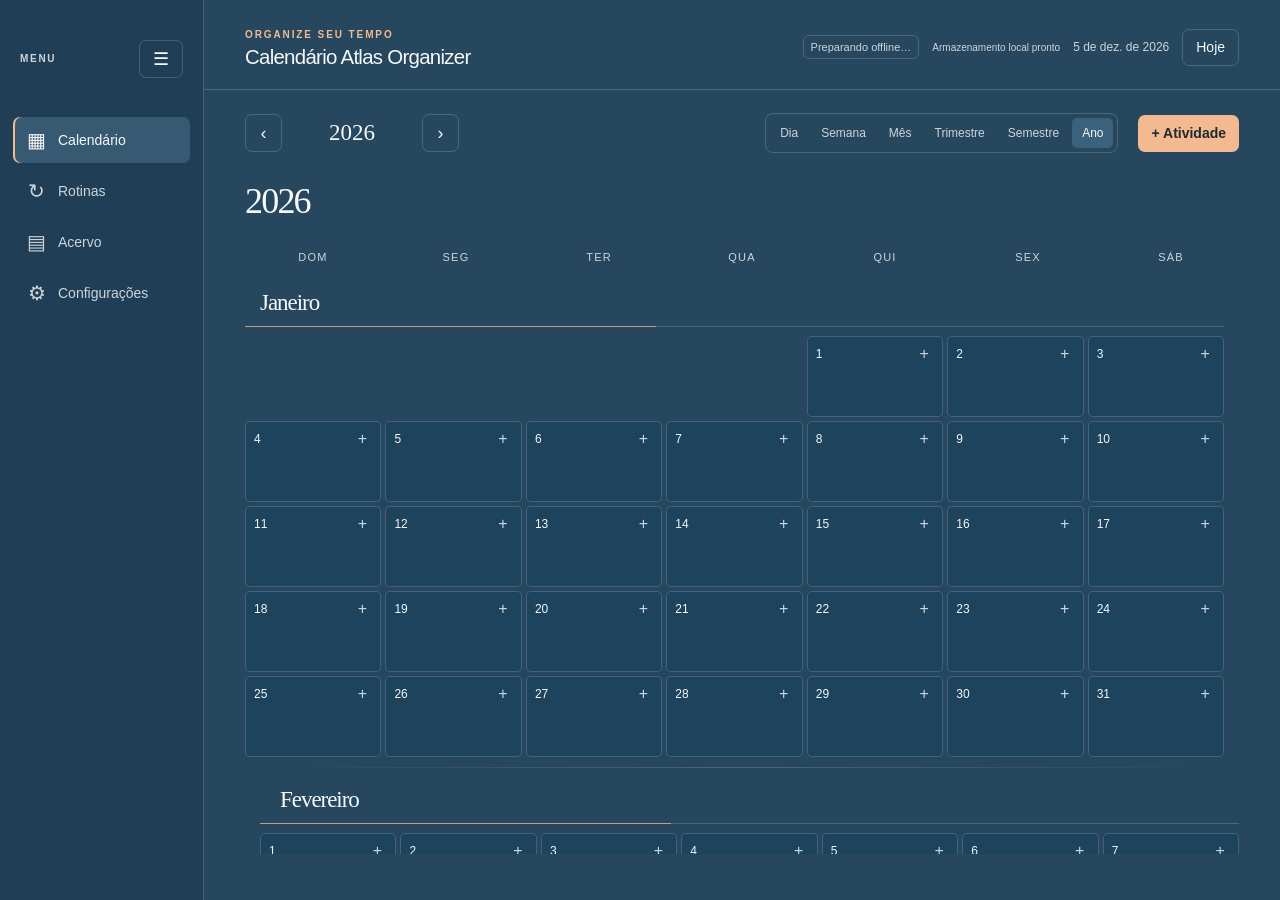
<file: index.html>
<!doctype html>
<html lang="pt-BR"><head>
<meta charset="utf-8"><meta name="theme-color" content="#244c65"><meta name="application-name" content="Atlas Organizer"><link rel="manifest" href="./manifest.webmanifest"><link rel="icon" type="image/svg+xml" href="./icon.svg"><meta name="viewport" content="width=device-width,initial-scale=1">
<title>Atlas Organizer</title><link rel="stylesheet" href="./styles.css">
</head><body data-theme="custom">
<div class="shell" id="shell">
 <aside id="sidebar" class="sidebar" aria-label="Navegação">
  <div class="brand"><span class="brandword">MENU</span><button class="icon-btn collapse" id="toggleSidebar" title="Recolher menu" aria-label="Recolher menu">☰</button></div>
  <div class="nav-set">
   <button class="nav-btn selected" data-page="calendar" title="Calendário"><span class="nav-ico">▦</span><span class="nav-label">Calendário</span></button>
   <button class="nav-btn" data-page="routines" title="Rotinas"><span class="nav-ico">↻</span><span class="nav-label">Rotinas</span></button>
   <button class="nav-btn" data-page="archive" title="Acervo"><span class="nav-ico">▤</span><span class="nav-label">Acervo</span></button>
   <button class="nav-btn" data-page="settings" title="Configurações"><span class="nav-ico">⚙</span><span class="nav-label">Configurações</span></button>
  </div>
  
 </aside>
 <main class="main">
  <header class="topbar">
   <div class="top-left"><span id="pageKicker" class="eyebrow">ORGANIZE SEU TEMPO</span><h1 id="pageTitle">Calendário Atlas Organizer</h1></div>
   <div class="top-right"><button id="quickConnectDrive" class="simple-btn quick-cloud hidden" type="button" aria-label="Retomar conexão com Google Drive" title="A sessão do Drive foi encerrada ao recarregar. Clique para retomar sem redefinir o Client ID."><span aria-hidden="true">↻ </span><span class="quick-cloud-label">Retomar Drive</span></button><span id="offlineReady" class="offline-ready" role="status" aria-live="polite" title="Verificando cache offline">Verificando offline…</span><span id="saveState" class="save-state" role="status" aria-live="polite">Carregando dados…</span><span class="today-pill" id="todayLabel"></span><button id="goToday" class="simple-btn">Hoje</button><button class="icon-btn mobile-menu" id="mobileMenu" aria-label="Abrir menu">☰</button></div>
  </header>
  <section id="calendarPage" class="page">
   <div class="toolbar">
    <div class="year-controls"><button id="prevPeriod" class="icon-btn" aria-label="Período anterior">‹</button><strong id="periodTitle">2026</strong><button id="nextPeriod" class="icon-btn" aria-label="Próximo período">›</button></div>
    <div class="view-switch" aria-label="Visualização"><button data-view="day">Dia</button><button data-view="week">Semana</button><button data-view="month">Mês</button><button data-view="quarter">Trimestre</button><button data-view="half">Semestre</button><button data-view="year" class="active">Ano</button></div>
    <button id="addEvent" class="accent-btn">+ <span>Atividade</span></button>
   </div>
   <div id="calendarScroll" class="calendar-scroll" tabindex="0" aria-label="Área do calendário">
    <div id="calendarContent"></div>
   </div>
   <div id="edgeHint" class="edge-hint" aria-live="polite"></div>
  </section>
  <section id="routinesPage" class="page hidden"><div class="section-intro"><div><h2>Rotinas</h2><p>Gerencie rotinas passadas, atuais e futuras; recorrências semanais e anuais.</p></div><button id="addRoutine" class="accent-btn">+ Rotina</button></div><div id="routinesContent"></div></section>
  <section id="archivePage" class="page hidden"><div class="section-intro"><div><h2>Acervo</h2><p>Assuntos, materiais, arquivos e anotações organizados em um só lugar.</p></div><button id="addArchive" class="accent-btn">+ Material</button></div><div class="archive-tools"><input id="archiveSearch" type="search" placeholder="Buscar assuntos, títulos, etiquetas..."><select id="archiveCategory"><option value="">Todas as categorias</option></select><select id="archiveSort" aria-label="Ordenar materiais"><option value="title">Nome A–Z</option><option value="topic">Assunto A–Z</option><option value="tags">Etiqueta A–Z</option><option value="difficulty">Dificuldade ↓</option><option value="rating">Avaliação ↓</option><option value="importance">Prioridade ↓</option></select></div><div id="archiveContent"></div></section>
  <section id="settingsPage" class="page hidden"><div class="section-intro"><div><h2>Configurações</h2><p>Ajustes de aparência, navegação e acessibilidade.</p></div></div><div class="settings-grid">
   <div class="settings-card"><h3>Aparência</h3><label for="themeLight">Luminosidade</label><select id="themeLight"><option value="light">Clara</option><option value="medium">Intermediária</option><option value="dark">Escura</option></select><label for="themeHue">Matiz</label><select id="themeHue"><option value="blue">Azul</option><option value="green">Verde</option><option value="yellow">Amarelo</option><option value="neutral">Neutro</option><option value="purple">Violeta</option><option value="orange">Laranja</option><option value="rose">Rosa</option></select><div class="theme-swatches" id="themeSwatches" aria-label="Prévia da combinação de cores"><i></i><i></i><i></i><span id="themeDescription">Azul · Intermediária</span></div><label class="check-row"><input type="checkbox" id="largeText"> Texto ampliado</label><label class="check-row"><input type="checkbox" id="highContrast"> Alto contraste</label><label class="check-row"><input type="checkbox" id="reduceMotion"> Reduzir animações</label></div>
   <div class="settings-card"><h3>Navegação</h3><label class="check-row"><input type="checkbox" id="edgeNavigate"> Mudar de ano ao puxar a extremidade</label><p class="hint">Exige um gesto intencional na borda. As setas continuam disponíveis.</p><label class="check-row"><input type="checkbox" id="soundOn"> Som de mudança de ano</label><label class="check-row"><input type="checkbox" id="vibrationOn"> Vibração (em dispositivos compatíveis)</label></div>
   <div class="settings-card"><h3>Horários solares</h3><p class="hint">Os períodos do dia usam nascer e pôr do sol aproximados. Informe uma localização para personalizar, sem precisar conceder acesso ao GPS.</p><label for="latitude">Latitude</label><input id="latitude" type="number" min="-90" max="90" step="any" placeholder="Ex.: -27.63"><label for="longitude">Longitude</label><input id="longitude" type="number" min="-180" max="180" step="any" placeholder="Ex.: -52.27"><p class="hint">Sem coordenadas: nascer do sol às 06h e pôr do sol às 18h.</p></div>
   <div class="settings-card integration-card"><h3>Google Agenda · sessão persistente</h3>
    <p class="hint">Agenda e Drive compartilham a autorização persistente do Cloudflare Worker. Depois da atualização, autorize a permissão Agenda uma vez; o Atlas recuperará a sessão ao reabrir.</p>
    <label for="googleClientId">Client ID (somente para o modo legado do Drive)</label><input id="googleClientId" type="text" spellcheck="false" placeholder="...apps.googleusercontent.com" autocomplete="off">
    <div class="integration-actions"><button id="connectCalendar" class="simple-btn">Autorizar Google Agenda</button><button id="disconnectCalendar" class="simple-btn">Como desconectar</button></div>
    <p id="calendarStatus" class="hint">Aguardando conexão Google persistente. Você pode precisar autorizar o novo escopo do Agenda uma única vez.</p>
    <p class="hint">A sessão do Google Agenda é restaurada automaticamente. O envio dos eventos continua sendo iniciado manualmente em cada atividade/encontro, sem criar alarmes nativos.</p>
   </div>
   <div class="settings-card integration-card"><h3>Conexão Google persistente · backend seguro</h3>
    <p class="hint">Para manter o Drive conectado após fechar o navegador, indique seu Cloudflare Worker. O Atlas salva apenas uma sessão revogável no dispositivo; os tokens do Google ficam protegidos no servidor. Sem Worker, o modo anterior continua disponível.</p>
    <label for="atlasGatewayUrl">Endereço do Cloudflare Worker (HTTPS)</label><input id="atlasGatewayUrl" type="url" inputmode="url" autocomplete="off" spellcheck="false" placeholder="https://atlas-api.seu-nome.workers.dev">
    <div class="integration-actions"><button id="saveGatewayUrl" type="button" class="simple-btn">Salvar endereço do backend</button></div>
    <p id="atlasGatewayStatus" class="hint" role="status" aria-live="polite">Não configurado. Veja o README para ativar gratuitamente.</p>
   </div>
   <div class="settings-card integration-card"><h3>Google Drive · seus dados privados</h3>
    <p class="hint">O Atlas salva atividades e materiais primeiro neste dispositivo (IndexedDB) e depois sincroniza com o espaço privado do aplicativo no Google Drive. No modo persistente, as credenciais OAuth do Drive e do Agenda ficam protegidas no Cloudflare Worker e compartilham a mesma sessão.</p>
    <div class="integration-actions"><button id="connectDrive" class="simple-btn" type="button">Conectar / Retomar Drive</button><button id="disconnectDrive" class="simple-btn" type="button">Desconectar</button></div>
    <p id="cloudStatus" class="hint" role="status" aria-live="polite">Offline disponível neste dispositivo. O Drive ainda não foi conectado.</p>
    <div id="driveResolution" class="drive-resolution hidden">
      <p class="hint"><strong>Há diferenças entre as cópias.</strong> Escolha qual usar. A substituição no Drive exige confirmação e verifica novamente a versão remota.</p>
      <div class="integration-actions"><button id="loadDriveCopy" type="button" class="simple-btn">Carregar cópia do Drive</button><button id="sendDriveCopy" type="button" class="simple-btn">Enviar cópia deste dispositivo</button></div>
    </div>
    <div class="integration-actions"><button id="syncDriveNow" type="button" class="simple-btn">Sincronizar agora</button></div>
    <p class="hint">Com backend persistente configurado, a reconexão do Drive ocorre automaticamente ao abrir o Atlas, quando houver internet e a sessão continuar válida. Sem backend, permanece o botão de reconexão. Em caso de conflito, nenhuma cópia é sobrescrita automaticamente.</p>
    <p class="hint">Os anexos existentes no dispositivo também podem ser enviados ao Drive. Arquivos importados de backups JSON sem seus anexos originais não poderão ser restaurados automaticamente.</p>
   </div>
   <div class="settings-card"><h3>Integração por arquivo</h3><p class="hint">Exporte um calendário para importar no Google Agenda, Apple Calendário ou Outlook. É uma cópia, não sincronização automática.</p><label for="icsYear">Ano da exportação</label><input id="icsYear" type="number" min="1900" max="2100" value="2026"><label class="check-row"><input id="icsAlarm" type="checkbox"> Pedir aviso 15 minutos antes (se o aplicativo de destino suportar)</label><button id="exportIcs" class="simple-btn">Exportar calendário .ics</button><p class="hint">Reimportações podem duplicar compromissos. A compatibilidade de avisos depende do calendário de destino.</p></div><div class="settings-card"><h3>Dados</h3><button id="exportData" class="simple-btn">Exportar dados JSON</button><label for="importData" class="simple-btn import-label">Importar JSON</label><input id="importData" type="file" accept=".json,application/json" class="visually-hidden"><p class="hint">Os registros ficam em IndexedDB neste dispositivo e, quando conectado, no Google Drive privado. O backup JSON não contém os anexos binários; mantenha cópias de arquivos importantes.</p></div>
  </div></section>
 </main>
</div>
<datalist id="categorySuggestions"></datalist>
<dialog id="eventDialog" class="dialog wide-dialog"><form id="eventForm" class="dialog-form"><div class="dialog-head"><div><span class="eyebrow">CALENDÁRIO</span><h2 id="eventDialogTitle">Nova atividade</h2></div><button type="button" data-close="eventDialog" class="icon-btn" aria-label="Fechar">×</button></div>
<input name="id" type="hidden"><label>Nome da atividade<input name="title" required maxlength="160" placeholder="O que você planeja?"></label><div class="two-col"><label>Início<input name="start" type="datetime-local" required></label><label>Fim<input name="end" type="datetime-local" required></label></div>
<div class="nested-section"><div class="inline-title"><strong>Outras datas do mesmo compromisso</strong><button type="button" class="small-add" data-action="extra-event">+ Data</button></div><p class="hint">Cada data pode ser concluída e avaliada separadamente. Um intervalo contínuo também pode atravessar dias.</p><div id="eventExtraRows"></div></div>
<div class="two-col"><label>Categoria<input name="category" list="categorySuggestions" maxlength="60" placeholder="Escolha uma categoria existente"></label><label>Prioridade<select name="importance"><option value="low">Baixa</option><option value="normal" selected>Normal</option><option value="high">Alta</option><option value="critical">Máxima</option></select></label></div><p class="micro-hint">Ao digitar uma categoria, aparecem as existentes. Prefira reutilizar um nome já cadastrado.</p>
<label>Descrição<textarea name="description" rows="3" maxlength="3000" placeholder="Objetivos, temas abordados, lembretes..."></textarea></label><div class="nested-section"><strong>Notas do Acervo relacionadas</strong><div id="eventLinkedArchive" class="links-list"></div></div>
<div class="nested-section"><strong>Lembretes e Google Agenda</strong>
 <label>Aviso antes do início <select name="reminderMinutes" id="eventReminder"><option value="">Sem aviso personalizado</option><option value="0">No momento</option><option value="5">5 minutos antes</option><option value="10">10 minutos antes</option><option value="15">15 minutos antes</option><option value="30">30 minutos antes</option><option value="60">1 hora antes</option><option value="120">2 horas antes</option><option value="1440">1 dia antes</option><option value="10080">1 semana antes</option></select></label>
 <p class="hint">É um aviso do Google Agenda, não um alarme nativo do Relógio. A escolha do toque, soneca e vibração depende do aplicativo do dispositivo.</p>
 <button type="button" id="syncThisEvent" class="simple-btn">Enviar/atualizar atividade no Google Agenda</button>
 <p class="hint">Salve a atividade primeiro. Enviar novamente atualiza os encontros já vinculados, evitando duplicatas na mesma conta.</p>
</div>
<p class="hint">Para concluir, dispensar ou informar que uma atividade não foi realizada, use a opção <b>Situação / avaliação</b> no dia correspondente.</p>
<div class="dialog-actions"><button type="button" id="deleteEvent" class="danger-btn hidden">Excluir</button><span class="grow"></span><button type="button" data-close="eventDialog" class="simple-btn">Cancelar</button><button type="submit" class="accent-btn">Salvar atividade</button></div></form></dialog>
<dialog id="routineDialog" class="dialog wide-dialog"><form id="routineForm" class="dialog-form"><div class="dialog-head"><div><span class="eyebrow">ROTINAS</span><h2 id="routineDialogTitle">Nova rotina</h2></div><button type="button" data-close="routineDialog" class="icon-btn" aria-label="Fechar">×</button></div>
<input name="id" type="hidden"><label>Nome<input name="title" required maxlength="160"></label><div class="two-col"><label>Recorrência<select name="type" id="routineType"><option value="weekly">Semanal</option><option value="annual_fixed">Anual • dia fixo</option><option value="annual_nth">Anual • dia da semana variável</option></select></label><label>Prioridade<select name="importance"><option value="low">Baixa</option><option value="normal" selected>Normal</option><option value="high">Alta</option><option value="critical">Máxima</option></select></label></div>
<div class="two-col"><label>Data de início (vigência)<input name="effectiveFrom" type="date" required></label><label>Data final (opcional)<input name="until" type="date"></label></div>
<div id="annualOptions" class="nested-section hidden"><div class="two-col"><label>Mês<select name="annualMonth" id="annualMonth"><option value="1">Janeiro</option><option value="2">Fevereiro</option><option value="3">Março</option><option value="4">Abril</option><option value="5">Maio</option><option value="6">Junho</option><option value="7">Julho</option><option value="8">Agosto</option><option value="9">Setembro</option><option value="10">Outubro</option><option value="11">Novembro</option><option value="12">Dezembro</option></select></label><label class="annual-fixed">Dia do mês<input name="annualDay" type="number" min="1" max="31" value="1"></label></div><div class="two-col annual-nth hidden"><label>Ocorrência<select name="nth"><option value="1">1º</option><option value="2">2º</option><option value="3">3º</option><option value="4">4º</option><option value="-1">Último</option></select></label><label>Dia da semana<select name="annualWeekday"><option value="0">Domingo</option><option value="1">Segunda</option><option value="2">Terça</option><option value="3">Quarta</option><option value="4">Quinta</option><option value="5">Sexta</option><option value="6">Sábado</option></select></label></div></div>
<div class="nested-section"><div class="inline-title"><strong>Horários recorrentes</strong><button type="button" class="small-add" data-action="extra-routine-slot">+ Horário</button></div><p class="hint">Exemplo: terça-feira à noite e sábado pela manhã. Para rotinas anuais, use um horário.</p><div id="routineSlotRows"></div></div>
<div class="nested-section"><div class="inline-title"><strong>Datas adicionais pontuais</strong><button type="button" class="small-add" data-action="extra-routine-date">+ Data</button></div><div id="routineExtraRows"></div></div>
<label>Categoria<input name="category" list="categorySuggestions" maxlength="60" placeholder="Escolha uma categoria existente"></label><label>Descrição<textarea name="description" rows="3" maxlength="3000"></textarea></label><div class="nested-section"><strong>Notas do Acervo relacionadas</strong><div id="routineLinkedArchive" class="links-list"></div></div>
<p class="hint">Editar uma rotina já iniciada cria uma nova versão para não alterar o histórico. Defina a data de início da nova versão.</p>
<div class="dialog-actions"><button type="button" id="deleteRoutine" class="danger-btn hidden">Encerrar rotina</button><span class="grow"></span><button type="button" data-close="routineDialog" class="simple-btn">Cancelar</button><button type="submit" class="accent-btn">Salvar rotina</button></div></form></dialog>
<dialog id="occurrenceDialog" class="dialog wide-dialog"><form id="occurrenceForm" class="dialog-form"><div class="dialog-head"><div><span class="eyebrow">ENCONTRO DA ROTINA</span><h2>Editar apenas esta ocorrência</h2></div><button type="button" data-close="occurrenceDialog" class="icon-btn" aria-label="Fechar">×</button></div><p class="hint" id="occurrenceContext"></p><input type="hidden" name="id"><input type="hidden" name="anchor"><input type="hidden" name="slotId"><label>Nome neste encontro<input name="title" required maxlength="160"></label><div class="two-col"><label>Horário inicial<input name="startTime" type="time" required></label><label>Horário final<input name="endTime" type="time" required></label></div><div class="two-col"><label>Categoria<input name="category" list="categorySuggestions" maxlength="60"></label><label>Prioridade<select name="importance"><option value="low">Baixa</option><option value="normal">Normal</option><option value="high">Alta</option><option value="critical">Máxima</option></select></label></div><label>Descrição deste encontro<textarea name="description" rows="4" maxlength="3000"></textarea></label><div class="nested-section"><strong>Materiais do Acervo vinculados somente a esta ocorrência</strong><div id="occurrenceLinkedArchive" class="links-list"></div></div><div class="nested-section"><strong>Google Agenda</strong><label>Aviso antes do encontro<select name="reminderMinutes" id="occurrenceReminder"><option value="">Padrão da agenda</option><option value="0">No momento</option><option value="5">5 minutos</option><option value="15">15 minutos</option><option value="30">30 minutos</option><option value="60">1 hora</option><option value="1440">1 dia</option></select></label><button type="button" class="simple-btn" id="syncThisOccurrence">Enviar/atualizar este encontro no Google Agenda</button><p class="hint">Salve as alterações deste encontro antes de sincronizá-las.</p></div><p class="hint">Esta alteração não modifica as outras datas da rotina. Situação e avaliação permanecem registradas separadamente.</p><div class="dialog-actions"><button type="button" id="resetOccurrence" class="simple-btn">Restaurar dados da rotina</button><button type="button" id="editEntireRoutine" class="simple-btn">Editar rotina inteira</button><span class="grow"></span><button type="button" data-close="occurrenceDialog" class="simple-btn">Cancelar</button><button type="submit" class="accent-btn">Salvar este encontro</button></div></form></dialog>
<dialog id="outcomeDialog" class="dialog"><form id="outcomeForm" class="dialog-form"><div class="dialog-head"><div><span class="eyebrow">ACOMPANHAMENTO</span><h2>Situação e avaliação</h2></div><button type="button" data-close="outcomeDialog" class="icon-btn" aria-label="Fechar">×</button></div>
<p id="outcomeContext" class="hint"></p><input type="hidden" name="kind"><input type="hidden" name="id"><input type="hidden" name="anchor"><input type="hidden" name="slotId"><label>Situação<select name="status" id="outcomeStatus"><option value="pending">Pendente</option><option value="done">Concluída</option><option value="missed">Não realizada</option><option value="dismissed">Dispensada / cancelada</option></select></label><label id="reasonLabel">Justificativa<textarea name="reason" rows="3" maxlength="3000" placeholder="Explique por que não foi realizada, cancelada ou dispensada"></textarea></label><div id="assessmentFields"><div class="two-col"><label>Avaliação (0 a 10)<input name="rating" type="number" min="0" max="10" step="0.1" placeholder="Opcional"></label><label>Dificuldade (0 a 10)<input name="difficulty" type="number" min="0" max="10" step="0.1" placeholder="Opcional"></label></div><label>Desempenho (0 a 10)<input name="performance" type="number" min="0" max="10" step="0.1" placeholder="Opcional"></label><label>Comentário sobre a avaliação<textarea name="evaluationNotes" rows="3" maxlength="3000" placeholder="Como foi? O que você aprendeu?"></textarea></label><div id="ratingPreview" class="rating-preview"></div></div><div class="dialog-actions"><span class="grow"></span><button type="button" data-close="outcomeDialog" class="simple-btn">Cancelar</button><button type="submit" class="accent-btn">Salvar situação</button></div></form></dialog>
<dialog id="archiveDialog" class="dialog"><form id="archiveForm" class="dialog-form"><div class="dialog-head"><div><span class="eyebrow">ACERVO</span><h2 id="archiveDialogTitle">Novo material</h2></div><button type="button" data-close="archiveDialog" class="icon-btn" aria-label="Fechar">×</button></div><input name="id" type="hidden"><label>Título<input name="title" required maxlength="160"></label><div class="two-col"><label>Tipo<select name="type"><option>Nota</option><option>Questão</option><option>PDF</option><option>Livro</option><option>Arquivo</option><option>Link</option></select></label><label>Categoria / matéria<input name="category" list="categorySuggestions" maxlength="100" placeholder="Matemática..."></label></div><label>Assunto / tópico<input name="topic" maxlength="120" placeholder="Trigonometria..."></label><label>Etiquetas (separadas por vírgulas)<input name="tags" maxlength="250" placeholder="revisão, exercícios..."></label><div class="two-col"><label>Dificuldade (0 a 10)<input name="difficulty" type="number" min="0" max="10" step="0.1" placeholder="Opcional"></label><label>Avaliação (0 a 10)<input name="rating" type="number" min="0" max="10" step="0.1" placeholder="Opcional"></label></div><label>Prioridade (opcional)<select name="importance"><option value="">Sem prioridade</option><option value="low">Baixa</option><option value="normal">Normal</option><option value="high">Alta</option><option value="critical">Máxima</option></select></label><label>Texto / notas<textarea name="notes" rows="5" maxlength="20000"></textarea></label><label>Link (opcional)<input name="link" type="url" placeholder="https://..."></label><label>Anexo (até 20 MB)<input name="file" type="file"></label><p id="currentAttachment" class="hint"></p><div class="dialog-actions"><button type="button" id="deleteArchive" class="danger-btn hidden">Excluir</button><span class="grow"></span><button type="button" data-close="archiveDialog" class="simple-btn">Cancelar</button><button type="submit" class="accent-btn">Salvar material</button></div></form></dialog>
<div id="toast" class="toast" role="status" aria-live="polite"></div>
<script type="module" src="./app.js?v=2.2.1"></script>
</body></html>
</file>
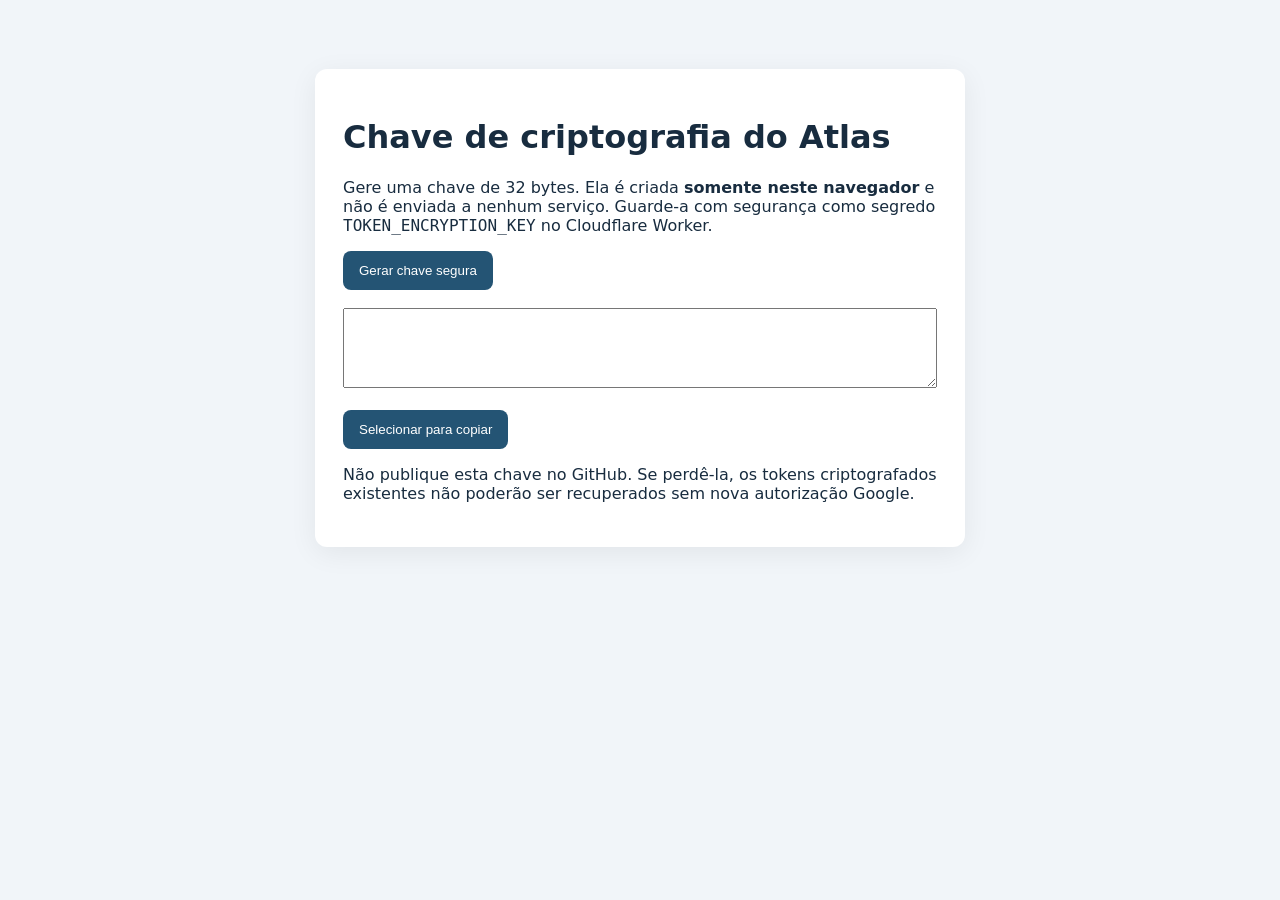
<file: tools/gerar-chave.html>
<!doctype html><html lang="pt-BR"><head><meta charset="utf-8"><meta name="viewport" content="width=device-width,initial-scale=1"><title>Atlas · Gerar segredo local</title><style>body{font:16px system-ui;background:#f1f5f9;color:#182c3f;max-width:650px;margin:5vh auto;padding:24px}main{background:white;padding:28px;border-radius:12px;box-shadow:0 6px 28px #0001}button{background:#245474;border:0;border-radius:8px;padding:12px 16px;color:white;cursor:pointer}textarea{margin:18px 0;width:100%;box-sizing:border-box;font:14px monospace;min-height:80px;padding:12px}</style></head><body><main><h1>Chave de criptografia do Atlas</h1><p>Gere uma chave de 32 bytes. Ela é criada <strong>somente neste navegador</strong> e não é enviada a nenhum serviço. Guarde-a com segurança como segredo <code>TOKEN_ENCRYPTION_KEY</code> no Cloudflare Worker.</p><button id="go">Gerar chave segura</button><textarea readonly id="key" aria-label="Chave gerada"></textarea><button id="copy">Selecionar para copiar</button><p>Não publique esta chave no GitHub. Se perdê-la, os tokens criptografados existentes não poderão ser recuperados sem nova autorização Google.</p></main><script>document.getElementById('go').addEventListener('click',()=>{let b=crypto.getRandomValues(new Uint8Array(32));document.getElementById('key').value=btoa(String.fromCharCode(...b))});document.getElementById('copy').addEventListener('click',()=>{let e=document.getElementById('key');e.focus();e.select();});</script></body></html>
</file>
<file: styles.css>
:root{--bg:#102b41;--side:#0d293f;--panel:#173b55;--panel2:#1a415d;--cell:#204660;--line:rgba(220,237,245,.15);--text:#f2f5f7;--muted:#a4bdca;--accent:#efa36e;--accentText:#26303a;--radius:12px;--shadow:rgba(0,10,26,.23)}
*{box-sizing:border-box}html,body{margin:0;height:100%;background:var(--bg);color:var(--text);font-family:Inter,ui-sans-serif,-apple-system,BlinkMacSystemFont,'Segoe UI',sans-serif;font-size:14px}button,input,select,textarea{font:inherit}button{cursor:pointer}button:focus-visible,input:focus-visible,select:focus-visible,textarea:focus-visible{outline:2px solid var(--accent);outline-offset:3px}button:disabled{opacity:.4;cursor:not-allowed}h1,h2,h3,p{margin-top:0}h1{font-size:1.46rem;font-weight:500;letter-spacing:-.035em;margin:4px 0 0}h2{font-size:1.55rem;font-weight:500;letter-spacing:-.03em}h3{font-size:1.05rem;font-weight:600}p{color:var(--muted);line-height:1.5}button{border:0}input,select,textarea{width:100%;border:1px solid var(--line);color:var(--text);background:var(--panel2);padding:10px 12px;border-radius:7px;min-width:0}input::placeholder,textarea::placeholder{color:var(--muted);opacity:.7}input[type=checkbox]{width:auto;accent-color:var(--accent)}input[type=file]{font-size:12px;max-width:100%}input[type=date],input[type=time],input[type=datetime-local]{color-scheme:dark}body[data-theme=light] input[type=date],body[data-theme=light] input[type=time],body[data-theme=light] input[type=datetime-local]{color-scheme:light}
.shell{height:100vh;min-height:420px;display:flex;overflow:hidden}.sidebar{width:204px;flex-shrink:0;display:flex;flex-direction:column;background:var(--side);border-right:1px solid var(--line);transition:width .2s}.sidebar.collapsed{width:65px}.brand{height:99px;padding:33px 20px 15px;display:flex;justify-content:space-between;align-items:center;gap:6px}.brandword{font-family:Georgia,'Times New Roman',serif;font-size:30px;letter-spacing:-2px;white-space:nowrap}.dot{color:var(--accent)}.sidebar.collapsed .brandword,.sidebar.collapsed .nav-label,.sidebar.collapsed .small-mark{display:none}.sidebar.collapsed .brand{justify-content:center;padding:22px 5px}.nav-set{display:flex;flex-direction:column;gap:5px;padding:18px 13px}.nav-btn{width:100%;display:flex;align-items:center;gap:12px;padding:13px 14px;background:none;color:var(--muted);text-align:left;border-radius:7px;white-space:nowrap}.nav-btn:hover,.nav-btn.selected{background:var(--panel);color:var(--text)}.nav-btn.selected{box-shadow:inset 2px 0 var(--accent)}.nav-ico{font-size:20px;min-width:19px;text-align:center;line-height:1}.sidebar.collapsed .nav-set{padding:18px 7px}.sidebar.collapsed .nav-btn{padding:13px;justify-content:center}.aside-foot{margin-top:auto;padding:18px 26px}.small-mark{font-size:10px;letter-spacing:.18em;color:var(--muted)}.main{display:flex;flex-direction:column;flex:1;min-width:0}.topbar{display:flex;align-items:center;justify-content:space-between;gap:15px;padding:25px clamp(20px,3.2vw,52px) 20px;border-bottom:1px solid var(--line);flex-shrink:0}.eyebrow{font-size:10px;font-weight:700;letter-spacing:.19em;color:var(--accent)}.top-right{display:flex;align-items:center;gap:13px}.today-pill{color:var(--muted);font-size:12px;white-space:nowrap}.icon-btn,.simple-btn,.accent-btn,.danger-btn{border-radius:7px;min-height:37px;padding:9px 13px;white-space:nowrap}.icon-btn,.simple-btn{background:transparent;color:var(--text);border:1px solid var(--line)}.icon-btn{font-size:18px;min-width:37px;line-height:1}.icon-btn:hover,.simple-btn:hover{background:var(--panel)}.accent-btn{background:var(--accent);color:var(--accentText);font-weight:650}.accent-btn:hover{filter:brightness(1.06)}.danger-btn{border:1px solid #e99393;background:transparent;color:#f8a3a3}.mobile-menu{display:none}.page{flex:1;min-height:0;display:flex;flex-direction:column;padding:23px clamp(20px,3.2vw,52px) 28px}.hidden{display:none!important}.toolbar{display:flex;align-items:center;gap:20px;flex-wrap:wrap;margin-bottom:18px}.year-controls{display:flex;align-items:center;gap:7px;margin-right:auto}.year-controls strong{font-size:23px;font-family:Georgia,serif;font-weight:400;min-width:126px;text-align:center}.view-switch{display:flex;gap:3px;padding:4px;border:1px solid var(--line);border-radius:8px}.view-switch button{background:transparent;color:var(--muted);border-radius:5px;padding:8px 10px;font-size:12px}.view-switch .active{background:var(--panel2);color:var(--text)}.calendar-scroll{overflow-y:auto;flex:1;min-height:0;overscroll-behavior:contain;scrollbar-width:thin;scrollbar-color:var(--panel2) transparent}.edge-hint{font-size:12px;min-height:18px;color:var(--accent);text-align:center}.weekdays{display:grid;grid-template-columns:repeat(7,minmax(0,1fr));gap:7px;position:sticky;top:0;background:var(--bg);z-index:3;padding-bottom:12px}.weekday{text-align:center;color:var(--muted);text-transform:uppercase;font-size:11px;letter-spacing:.11em;padding:9px 2px}.days-grid{display:grid;grid-template-columns:repeat(7,minmax(0,1fr));gap:7px}.day-card{background:var(--panel);border:1px solid var(--line);border-radius:5px;min-width:0;min-height:105px;padding:9px 10px;position:relative;overflow:hidden;transition:background .12s}.day-card:hover{background:var(--panel2)}.day-card.today{border-color:var(--accent)}.day-card.selected{box-shadow:inset 0 0 0 1px var(--accent)}.day-card.blank{background:transparent;border-color:transparent;pointer-events:none}.day-top{display:flex;justify-content:space-between;align-items:center;gap:4px}.day-num{background:transparent;color:var(--text);font-size:14px;padding:3px 1px;min-width:23px;text-align:left}.day-num:hover{color:var(--accent)}.day-add{background:transparent;color:var(--muted);font-size:19px;line-height:1;min-width:29px;min-height:29px;border-radius:4px}.day-add:hover{color:var(--accent);background:var(--cell)}.day-items{display:flex;flex-direction:column;gap:4px;margin-top:8px}.event-chip{padding:4px 6px;background:rgba(239,163,110,.1);border-left:2px solid var(--accent);font-size:11px;text-align:left;color:var(--text);min-width:0;white-space:nowrap;overflow:hidden;text-overflow:ellipsis;border-radius:1px}.event-chip.routine{background:rgba(210,227,239,.09);border-left-color:#7aa6b7}.event-chip.done{opacity:.53;text-decoration:line-through}.event-chip.important{background:rgba(239,163,110,.2)}.extra-num{font-size:10px;color:var(--muted);padding:0 4px}.months-label{margin:26px 0 12px;display:flex;align-items:center;gap:18px;font-family:Georgia,serif;font-size:27px;font-weight:400;letter-spacing:-.045em}.months-label:first-child{margin-top:5px}.months-label:after{content:"";height:1px;flex:1;background:linear-gradient(to right,var(--accent),transparent)}.year-area{max-width:1480px;margin:auto;width:100%;padding-bottom:10px}.year-month{--shift:0px;margin:0 0 24px var(--shift);width:calc(100% - 15px);position:relative}.year-month:nth-child(even){--shift:15px}.year-month .months-label{margin:0 0 9px;padding:6px 15px 10px;border-bottom:1px solid var(--line);font-size:23px;position:relative}.year-month .months-label:after{position:absolute;bottom:-1px;left:0;width:42%;background:var(--accent);opacity:.7;height:1px}.year-month .days-grid{gap:4px}.year-month .day-card{min-height:81px;padding:5px 7px;background:rgba(26,65,93,.68)}.year-month .day-items{margin-top:3px;gap:2px}.year-month .event-chip{font-size:10px;padding:2px 4px}.year-month .day-add{font-size:16px;min-width:22px;min-height:23px}.year-month .day-num{font-size:12px}.year-month .day-card.blank{background:transparent}.year-month+.year-month:before{content:"";position:absolute;top:-14px;left:10px;right:20px;height:1px;background:linear-gradient(90deg,transparent,var(--line),transparent)}.year-month:nth-child(even) .months-label{padding-left:20px}.year-hero{font-family:Georgia,serif;font-size:36px;letter-spacing:-.05em;margin:9px 0 20px}.year-hint{text-align:center;color:var(--muted);font-size:12px;margin:14px 0}.month-head{font-family:Georgia,serif;font-size:30px;margin:4px 0 22px}.month-view .day-card{min-height:145px}.day-main{padding:12px 0 30px;max-width:1020px;margin:auto;width:100%}.day-large-date{font-family:Georgia,serif;font-size:32px;letter-spacing:-.035em;margin-bottom:8px}.day-subtitle{color:var(--muted);font-size:12px;margin-bottom:24px}.day-period{margin:20px 0 24px}.period-head{display:flex;gap:13px;align-items:baseline;border-bottom:1px solid var(--line);padding-bottom:10px;margin-bottom:10px}.period-head h3{font-family:Georgia,serif;font-size:23px;font-weight:400;margin:0}.period-head small{color:var(--muted)}.detail-event{border-bottom:1px solid var(--line);padding:11px 7px;display:flex;align-items:center;gap:12px}.detail-event button.title-button{background:transparent;color:var(--text);text-align:left;font-size:14px;flex:1;min-width:0}.detail-event button.title-button:hover{text-decoration:underline}.detail-event .time{color:var(--accent);font-variant-numeric:tabular-nums;min-width:98px;font-size:12px}.detail-event .subtitle{font-size:11px;color:var(--muted)}.detail-event .muted-action{background:transparent;color:var(--muted);border:1px solid var(--line);padding:5px 7px;border-radius:5px}.detail-event .done-action{accent-color:var(--accent)}.mini-badge{font-size:10px;color:var(--accent);font-weight:600}.empty-period{font-size:12px;color:var(--muted);padding:14px 5px}.timeline-toggle{background:transparent;color:var(--accent);border-bottom:1px solid currentColor;padding:4px 0;margin:7px 0 5px}.timeline{border:1px solid var(--line);border-radius:9px;padding:14px;margin:16px 0 25px}.timeline-row{display:grid;grid-template-columns:44px 1fr;gap:10px;min-height:30px;border-top:1px solid var(--line);font-size:11px;color:var(--muted)}.timeline-row:first-child{border-top:0}.timeline-bar{align-self:start;background:var(--cell);padding:6px 9px;border-left:3px solid var(--accent);border-radius:3px;color:var(--text);margin:3px 0}.week-view .day-card{min-height:340px;padding:10px}.week-view .event-chip{white-space:normal;overflow-wrap:anywhere}.week-view .day-num{font-size:15px}.week-view .days-grid{gap:9px}.week-date{font-size:10px;color:var(--muted)}.review-card{border:1px solid var(--line);border-radius:8px;background:var(--panel);padding:20px;margin-bottom:13px}.review-stat-row{display:flex;gap:20px;flex-wrap:wrap;margin-bottom:25px}.review-stat{border:1px solid var(--line);min-width:120px;padding:17px 20px;border-radius:6px}.review-stat strong{font-size:29px;font-family:Georgia,serif;font-weight:400;display:block}.review-stat span{font-size:12px;color:var(--muted)}.review-title{font-family:Georgia,serif;font-size:25px}.review-columns{display:grid;grid-template-columns:repeat(auto-fit,minmax(235px,1fr));gap:15px}.review-card ul{list-style:none;margin:5px 0 0;padding:0}.review-card li{border-top:1px solid var(--line);padding:9px 0;font-size:12px}.review-card li:first-child{border-top:0}.review-summary{border-left:2px solid var(--accent);padding:9px 13px;line-height:1.6;color:var(--text);margin-top:14px}.section-intro{display:flex;justify-content:space-between;align-items:flex-start;gap:22px;margin-bottom:24px}.section-intro h2{font-family:Georgia,serif;font-weight:400;font-size:30px;margin-bottom:4px}.section-intro p{font-size:12px;margin:0}.routines-days{display:grid;grid-template-columns:repeat(auto-fit,minmax(170px,1fr));gap:12px}.routine-day{border:1px solid var(--line);border-radius:8px;background:var(--panel);padding:14px;min-height:145px}.routine-day header{display:flex;justify-content:space-between;align-items:center;margin-bottom:14px}.routine-day h3{font-family:Georgia,serif;font-size:19px;font-weight:400;margin:0}.routine-day button.add-mini{min-width:32px;height:32px;font-size:22px;color:var(--accent);background:var(--cell);border-radius:4px}.routine-day .routine-item{background:transparent;color:var(--text);padding:8px 0;border-top:1px solid var(--line);width:100%;text-align:left;font-size:12px}.routine-day .routine-item span{display:block;font-size:11px;color:var(--muted);margin-top:3px}.subtle{color:var(--muted);font-size:12px}.archive-tools{display:flex;gap:10px;margin-bottom:20px}.archive-tools input{flex:1}.archive-tools select{max-width:220px}.archive-grid{display:grid;grid-template-columns:repeat(auto-fill,minmax(245px,1fr));gap:12px;overflow-y:auto}.archive-card{background:var(--panel);border:1px solid var(--line);padding:20px;border-radius:8px;display:flex;flex-direction:column;gap:12px;min-height:180px}.archive-card h3{font-family:Georgia,serif;font-size:21px;font-weight:400;margin-bottom:5px}.archive-card p{font-size:12px;margin:0;white-space:pre-wrap;overflow-wrap:anywhere}.archive-tag{display:inline-block;background:var(--cell);padding:4px 8px;margin:4px 4px 0 0;border-radius:4px;color:var(--muted);font-size:10px}.archive-card footer{display:flex;gap:12px;margin-top:auto;align-items:center;flex-wrap:wrap}.archive-card button,.archive-card a{background:transparent;color:var(--accent);font-size:12px;text-decoration:none;padding:0}.settings-grid{display:grid;grid-template-columns:repeat(auto-fill,minmax(275px,1fr));gap:16px;overflow-y:auto;padding-bottom:20px}.settings-card{background:var(--panel);border:1px solid var(--line);border-radius:8px;padding:23px}.settings-card h3{font-family:Georgia,serif;font-size:23px;font-weight:400}.settings-card label:not(.check-row){display:block;color:var(--muted);font-size:12px;margin:13px 0 7px}.settings-card input:not([type=checkbox]),.settings-card select{margin-bottom:8px}.check-row{display:flex;align-items:center;gap:10px;margin:14px 0;font-size:13px}.hint{font-size:12px;color:var(--muted);line-height:1.6}.import-label{display:inline-block;cursor:pointer;margin:10px 0}.visually-hidden{position:absolute;width:1px;height:1px;clip:rect(0 0 0 0);overflow:hidden}.dialog{border:1px solid var(--line);background:var(--bg);color:var(--text);border-radius:11px;width:min(560px,calc(100vw - 25px));max-height:min(90vh,810px);box-shadow:0 20px 70px var(--shadow);padding:0}.dialog::backdrop{background:rgba(0,15,29,.72);backdrop-filter:blur(3px)}.dialog-form{padding:26px 29px;display:flex;flex-direction:column;gap:12px}.dialog-head{display:flex;justify-content:space-between;align-items:center;margin-bottom:10px}.dialog-head h2{font-family:Georgia,serif;font-weight:400;font-size:28px;margin:7px 0 0}.dialog-form label:not(.check-row){display:block;font-size:12px;color:var(--muted)}.dialog-form label input,.dialog-form label select,.dialog-form label textarea{display:block;margin-top:7px}.two-col{display:grid;grid-template-columns:1fr 1fr;gap:12px}.dialog-actions{display:flex;flex-wrap:wrap;gap:8px;align-items:center;border-top:1px solid var(--line);padding-top:18px}.grow{flex:1}.toast{position:fixed;bottom:26px;right:28px;background:var(--panel2);border:1px solid var(--line);padding:12px 18px;border-radius:8px;box-shadow:0 8px 22px var(--shadow);display:none;z-index:20}.toast.show{display:block}
body[data-theme=light]{--bg:#e7eff3;--side:#dae5eb;--panel:#f6f9fb;--panel2:#e9f0f3;--cell:#dbe7ed;--line:rgba(20,63,89,.15);--text:#18354b;--muted:#597080;--accent:#bf6c39;--accentText:#ffffff;--shadow:rgba(20,45,61,.16)}body[data-theme=dark]{--bg:#0c1520;--side:#090f18;--panel:#121f2d;--panel2:#162636;--cell:#1b3042;--line:rgba(211,224,241,.12);--text:#f4f6f9;--muted:#9dadbc;--accent:#e9a06a;--accentText:#272c33;--shadow:rgba(0,0,0,.45)}body.high-contrast{--line:rgba(240,245,250,.5);--muted:#e4ebf0}body.large-text{font-size:17px}body.reduce-motion *,body.reduce-motion *:before,body.reduce-motion *:after{transition:none!important;animation:none!important}
@media(max-width:1100px){.sidebar{width:67px}.sidebar .brandword,.sidebar .nav-label,.sidebar .small-mark{display:none}.sidebar .nav-set{padding:18px 7px}.sidebar .nav-btn{justify-content:center}.sidebar .brand{justify-content:center;padding:22px 5px}.toolbar{gap:12px}.week-view .days-grid{overflow-x:auto;grid-template-columns:repeat(7,minmax(125px,1fr))}}
@media(max-width:680px){.shell{flex-direction:column}.sidebar{order:2;height:59px;width:100%!important;display:flex;flex-direction:row;border-right:none;border-top:1px solid var(--line);flex-shrink:0}.sidebar .brand,.sidebar .aside-foot{display:none}.sidebar .nav-set{width:100%;padding:4px;flex-direction:row;justify-content:space-evenly}.sidebar .nav-btn{width:auto;padding:11px 15px}.sidebar .nav-ico{font-size:21px}.main{order:1}.topbar{padding:19px 17px 14px}.today-pill{display:none}.page{padding:14px 12px}.toolbar{gap:10px}.year-controls strong{min-width:110px;font-size:21px}.view-switch{order:3;width:100%;overflow-x:auto;justify-content:space-between}.view-switch button{padding:8px 7px}.weekdays{gap:3px}.days-grid{gap:3px}.weekday{font-size:10px}.day-card{min-height:69px;padding:3px 2px}.day-top{gap:0}.day-num{min-width:17px;font-size:11px}.day-add{min-width:19px;font-size:16px;min-height:21px;padding:0}.event-chip{font-size:9px;line-height:1.2;padding:3px}.year-month{width:100%;margin-left:0!important}.year-month .day-card{min-height:65px;padding:2px}.year-month .day-num{font-size:10px}.year-month .day-add{font-size:13px;min-width:17px}.year-month .day-items{margin-top:3px}.year-month .event-chip{font-size:8px;padding:2px}.year-month .months-label{font-size:21px}.month-view .day-card{min-height:105px}.month-view .event-chip{font-size:9px}.week-view .day-card{min-height:280px}.week-view .days-grid{grid-template-columns:repeat(7,minmax(120px,1fr))}.two-col{grid-template-columns:1fr}.dialog-form{padding:21px 19px}.dialog{max-height:85vh}.archive-tools{flex-wrap:wrap}.archive-tools select{max-width:100%}.section-intro{align-items:center}.section-intro h2{font-size:25px}}
/* Prevent the main area from pushing the mobile navigation below the viewport. */
.main{min-height:0}
@media(max-width:680px){.sidebar{position:relative;z-index:7;min-height:59px}.main{height:calc(100% - 59px);min-height:0}.page{min-height:0}}

/* A neutral navigation heading replaces the decorative logo. */
.brandword{font-family:inherit;font-size:10px;letter-spacing:.17em;font-weight:650;color:var(--muted)}
/* 1.4 — forms, independent occurrences, evaluations, and archival drawers */
.wide-dialog{width:min(750px,calc(100vw - 24px))}.nested-section{border:1px solid var(--line);border-radius:8px;padding:13px;background:var(--panel)}.nested-section>strong{display:block;margin:0 0 10px}.nested-section .hint{margin:7px 0}.inline-title{display:flex;align-items:center;justify-content:space-between;gap:10px}.small-add{background:var(--cell);color:var(--accent);padding:6px 10px;border-radius:5px;white-space:nowrap}.small-remove{background:transparent;color:var(--muted);font-size:21px;padding:5px 7px;border:1px solid var(--line);border-radius:4px;align-self:end}.extra-slot,.routine-slot{display:grid;grid-template-columns:minmax(0,1fr) minmax(0,1fr) auto;align-items:end;gap:9px;margin-top:10px}.routine-slot{grid-template-columns:minmax(0,1.45fr) minmax(0,1fr) minmax(0,1fr) auto}.micro-hint{font-size:11px;margin:-8px 0 0}.links-list{max-height:120px;overflow:auto;display:flex;flex-direction:column;gap:3px;margin-top:10px}.link-option{display:flex!important;align-items:center;gap:9px;padding:4px}.link-option input{width:auto}.link-option small{font-size:10px;color:var(--muted)}.event-description{flex:1;min-width:0}.event-description .title-button{width:100%}.status-pill{border:1px solid var(--line);border-radius:5px;background:var(--cell);color:var(--text);font-size:11px;max-width:150px;min-width:110px;padding:8px 10px;line-height:1.3}.status-done{color:#afe4c8}.status-missed{color:#efada1}.status-dismissed{color:#b3c1c7}.priority-label{color:var(--accent);font-size:11px;white-space:nowrap}.note-link{background:transparent;border:1px solid var(--line);border-radius:4px;color:var(--accent);font-size:10px;margin:5px 5px 2px 0;padding:5px 7px}.stars{display:inline-flex;vertical-align:middle;white-space:nowrap;gap:1px;margin:4px 0;font-family:Arial,sans-serif}.star{display:inline-block;position:relative;line-height:1;font-size:17px;width:17px;color:var(--muted)}.star-empty{opacity:.55}.star-fill{position:absolute;left:0;top:0;white-space:nowrap;overflow:hidden;color:var(--accent)}.rating-preview{margin:4px 0}.review-summary{white-space:normal}.review-summary p{color:var(--text);margin:9px 0 0;line-height:1.75}.review-stat{min-width:112px;flex:1}.review-stat-row{gap:9px}.review-stat strong{font-size:25px}.routine-overview{display:grid;grid-template-columns:repeat(auto-fit,minmax(230px,1fr));gap:16px;overflow-y:auto;padding-bottom:25px}.routine-status-block{border:1px solid var(--line);background:var(--panel);border-radius:8px;padding:16px;align-self:start}.routine-status-block>h3{font-family:Georgia,serif;font-size:23px;font-weight:400;border-bottom:1px solid var(--line);padding-bottom:10px}.routine-collection{display:flex;flex-direction:column;gap:8px}.routine-entry{background:var(--cell);border:1px solid var(--line);border-radius:7px;color:var(--text);text-align:left;padding:13px;display:flex;flex-direction:column;align-items:stretch;gap:5px;width:100%}.routine-entry>span{display:flex;gap:5px;justify-content:space-between}.routine-entry small{font-size:11px;color:var(--muted)}.archive-drawer{background:var(--panel);border:1px solid var(--line);border-radius:8px;margin-bottom:14px;overflow:hidden}.archive-drawer summary{display:flex;align-items:center;gap:13px;padding:19px 20px;cursor:pointer;list-style:none;background:var(--panel2);border-bottom:1px solid var(--line)}.archive-drawer summary::-webkit-details-marker{display:none}.archive-drawer summary strong{font-family:Georgia,serif;font-size:24px;font-weight:400}.drawer-handle{font-size:24px;color:var(--accent)}.drawer-count{font-size:12px;color:var(--muted)}.drawer-edge{margin-left:auto;color:var(--accent);font-size:18px}.archive-drawer:not([open]) .drawer-edge{transform:rotate(-90deg)}.archive-drawer .archive-grid{padding:17px;overflow:visible}.archive-eval{display:flex;gap:8px;flex-wrap:wrap;align-items:center;font-size:11px;color:var(--muted)}.archive-eval>span:not(.stars){border:1px solid var(--line);padding:4px 6px;border-radius:5px}.archive-card{min-height:195px}.archive-tools select{min-width:155px}.event-chip.missed{border-left-color:#d29b91}.event-chip.dismissed{opacity:.55}.dialog-form{max-height:90vh;overflow-y:auto}
@media(max-width:680px){.extra-slot{grid-template-columns:1fr 1fr auto}.routine-slot{grid-template-columns:minmax(0,1fr) minmax(0,1fr) auto}.routine-slot .slot-week{grid-column:1/3}.dialog-form{max-height:85vh}.status-pill{min-width:75px;max-width:105px;padding:6px 4px;font-size:10px}.detail-event{gap:6px}.detail-event .time{min-width:75px;font-size:10px}.archive-tools select{flex:1;min-width:135px}.archive-drawer summary{padding:12px 14px}.archive-drawer summary strong{font-size:21px}.archive-drawer .archive-grid{padding:10px}}

.save-state{color:var(--muted);font-size:10px;white-space:nowrap;max-width:190px;overflow:hidden;text-overflow:ellipsis}
@media(max-width:680px){.save-state{font-size:9px;max-width:98px}}


/* 1.5 — independent luminance/hue palettes, unified scrolling and elastic transitions */
.theme-swatches{display:flex;align-items:center;gap:6px;margin:12px 0 18px}.theme-swatches i{display:block;width:29px;height:29px;border-radius:6px;border:1px solid var(--line)}.theme-swatches i:nth-child(1){background:var(--bg)}.theme-swatches i:nth-child(2){background:var(--panel)}.theme-swatches i:nth-child(3){background:var(--accent)}.theme-swatches span{font-size:12px;color:var(--muted);margin-left:9px}
.dialog{overflow-y:auto;scrollbar-width:thin;scrollbar-color:var(--cell) transparent}.dialog-form{max-height:none;overflow:visible}.links-list{max-height:none;overflow:visible}.links-list,.calendar-scroll,.routine-overview,.settings-grid,.view-switch,.archive-grid,.page{scrollbar-width:thin;scrollbar-color:var(--cell) transparent}*::-webkit-scrollbar{width:7px;height:7px}*::-webkit-scrollbar-track{background:transparent}*::-webkit-scrollbar-thumb{background:var(--cell);border-radius:12px;border:1px solid var(--bg)}*::-webkit-scrollbar-corner{background:transparent}
#calendarContent{will-change:transform;transform:translateY(0);opacity:1}body.reduce-motion #calendarContent{will-change:auto;transition:none!important}
#occurrenceDialog .hint{margin:5px 0 10px}
@media(max-width:680px){.dialog{max-height:85vh}.dialog-form{max-height:none;overflow:visible}}
/* Atlas 2.0: conectores opcionais e lembretes integrados */
.integration-card{min-width:0}
.integration-card textarea{font-size:12px;font-family:ui-monospace,Consolas,monospace;line-height:1.5}
.integration-actions{display:flex;gap:10px;flex-wrap:wrap}
.integration-card input,.integration-card textarea{max-width:100%}
#syncThisEvent,#syncThisOccurrence{margin:11px 0 6px}

/* 2.0.2: recuperação simples de sessão OAuth sem armazenamento de tokens. */
.quick-cloud{min-height:31px;padding:6px 10px;font-size:11px;color:var(--accent);border-color:var(--accent);background:transparent}
.quick-cloud:hover{background:var(--panel2)}
@media(max-width:800px){.quick-cloud{padding:6px 8px}.quick-cloud-label{display:none}.quick-cloud span[aria-hidden]{font-size:18px}}
@media(max-width:680px){.top-right{gap:7px}.quick-cloud{min-width:32px;padding:5px 7px}}

/* Indicador discreto da disponibilidade real do cache offline. */
.offline-ready{font-size:11px;color:var(--muted);padding:5px 7px;border:1px solid var(--line);border-radius:6px;white-space:nowrap}
@media(max-width:1000px){.offline-ready{font-size:0;width:10px;height:10px;min-width:10px;padding:0;border-radius:50%;background:var(--accent)}}
</file>
